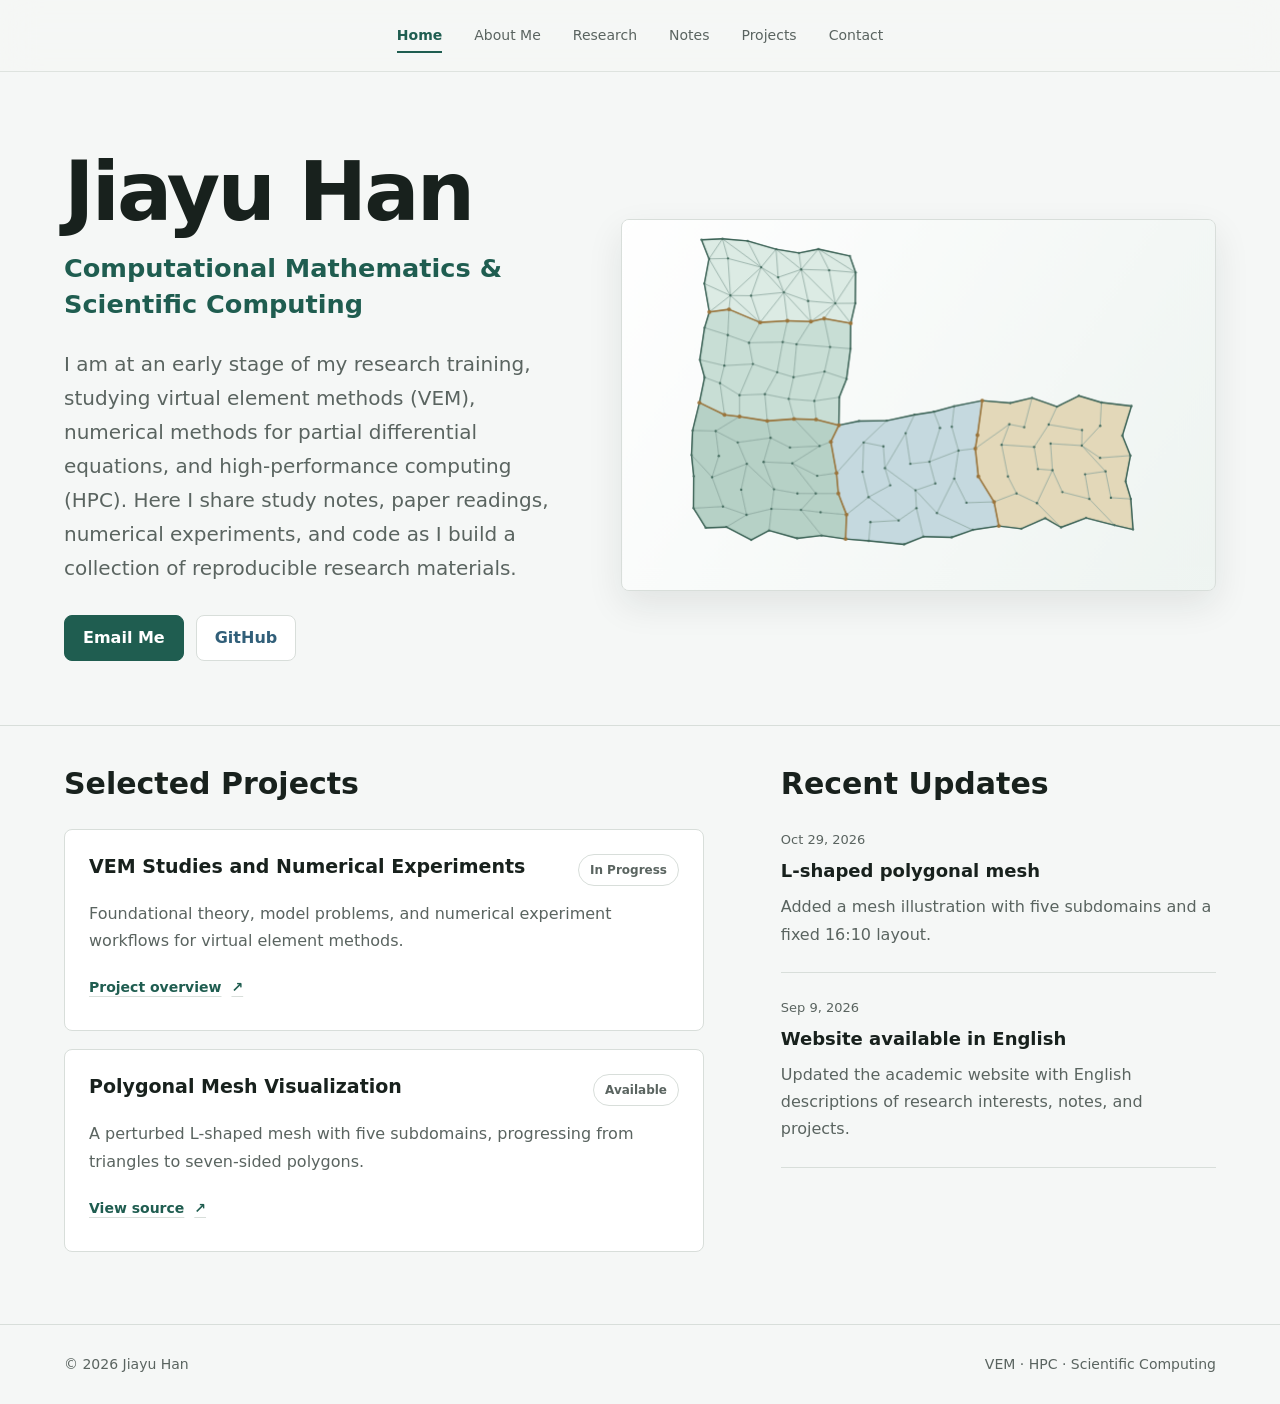
<file: index.html>
<!doctype html>
<html lang="en">
  <head>
    <meta charset="UTF-8" />
    <meta name="viewport" content="width=device-width, initial-scale=1.0" />
    <meta
      name="description"
      content="Jiayu Han's academic website: study notes, research training, and code in virtual element methods, high-performance computing, and scientific computing."
    />
    <title>Jiayu Han | Computational Mathematics and Scientific Computing</title>
    <link rel="stylesheet" href="styles.css" />
  </head>
  <body>
    <header class="site-header">
      <nav class="nav" aria-label="Main navigation">
        <a href="index.html" aria-current="page">Home</a>
        <a href="about.html">About Me</a>
        <a href="research.html">Research</a>
        <a href="notes.html">Notes</a>
        <a href="projects.html">Projects</a>
        <a href="contact.html">Contact</a>
      </nav>
    </header>

    <main>
      <section class="hero" aria-labelledby="hero-title">
        <div class="hero-copy">
          <h1 id="hero-title">Jiayu Han</h1>
          <p class="hero-subtitle">Computational Mathematics &amp; Scientific Computing</p>
          <p class="hero-text">
            I am at an early stage of my research training, studying virtual element methods (VEM), numerical methods for partial differential equations, and high-performance computing (HPC).
            Here I share study notes, paper readings, numerical experiments, and code as I build a collection of reproducible research materials.
          </p>
          <div class="hero-actions" aria-label="Primary links">
            <a class="button primary" href="mailto:hjymath271@gmail.com">Email Me</a>
            <a class="button secondary" href="https://github.com/Jiayu-Han271" target="_blank" rel="noreferrer">
              GitHub
            </a>
          </div>
        </div>

        <div class="visual-panel">
          <canvas
            id="meshCanvas"
            width="760"
            height="475"
            role="img"
            aria-label="Perturbed L-shaped VEM mesh with five parallel subdomains, progressing from triangles at the upper left to seven-sided polygons at the lower right"
          >
            An L-shaped mesh with local and sinusoidal perturbations. Five parallel subdomains progress from three-sided cells at the upper left, through the lower left, to seven-sided cells at the lower right.
          </canvas>
          <noscript>
            <p class="canvas-fallback">
              An L-shaped mesh with local and sinusoidal perturbations. Five parallel subdomains progress from three-sided cells at the upper left, through the lower left, to seven-sided cells at the lower right. Enable JavaScript to view the drawing.
            </p>
          </noscript>
        </div>
      </section>

      <div class="home-overview">
        <section class="home-projects" aria-labelledby="featured-title">
          <h2 id="featured-title">Selected Projects</h2>
          <div class="featured-list">
            <article class="featured-project">
              <div class="project-heading">
                <h3><a href="projects.html#vem-studies">VEM Studies and Numerical Experiments</a></h3>
                <span class="status">In Progress</span>
              </div>
              <p>Foundational theory, model problems, and numerical experiment workflows for virtual element methods.</p>
              <a class="text-link" href="projects.html#vem-studies">Project overview <span aria-hidden="true">↗</span></a>
            </article>
            <article class="featured-project">
              <div class="project-heading">
                <h3><a href="https://github.com/Jiayu-Han271/Jiayu-Han271.github.io/blob/main/script.js">Polygonal Mesh Visualization</a></h3>
                <span class="status">Available</span>
              </div>
              <p>A perturbed L-shaped mesh with five subdomains, progressing from triangles to seven-sided polygons.</p>
              <a class="text-link" href="https://github.com/Jiayu-Han271/Jiayu-Han271.github.io/blob/main/script.js">View source <span aria-hidden="true">↗</span></a>
            </article>
          </div>
        </section>

        <section class="home-updates" aria-labelledby="updates-title">
          <h2 id="updates-title">Recent Updates</h2>
          <ol class="updates-list">
            <li>
              <time datetime="2026-10-29">Oct 29, 2026</time>
              <h3>L-shaped polygonal mesh</h3>
              <p>Added a mesh illustration with five subdomains and a fixed 16:10 layout.</p>
            </li>
            <li>
              <time datetime="2026-09-09">Sep 9, 2026</time>
              <h3>Website available in English</h3>
              <p>Updated the academic website with English descriptions of research interests, notes, and projects.</p>
            </li>
          </ol>
        </section>
      </div>
    </main>

    <footer class="site-footer">
      <span>© 2026 Jiayu Han</span>
      <span>VEM · HPC · Scientific Computing</span>
    </footer>

    <script src="script.js"></script>
  </body>
</html>
</file>
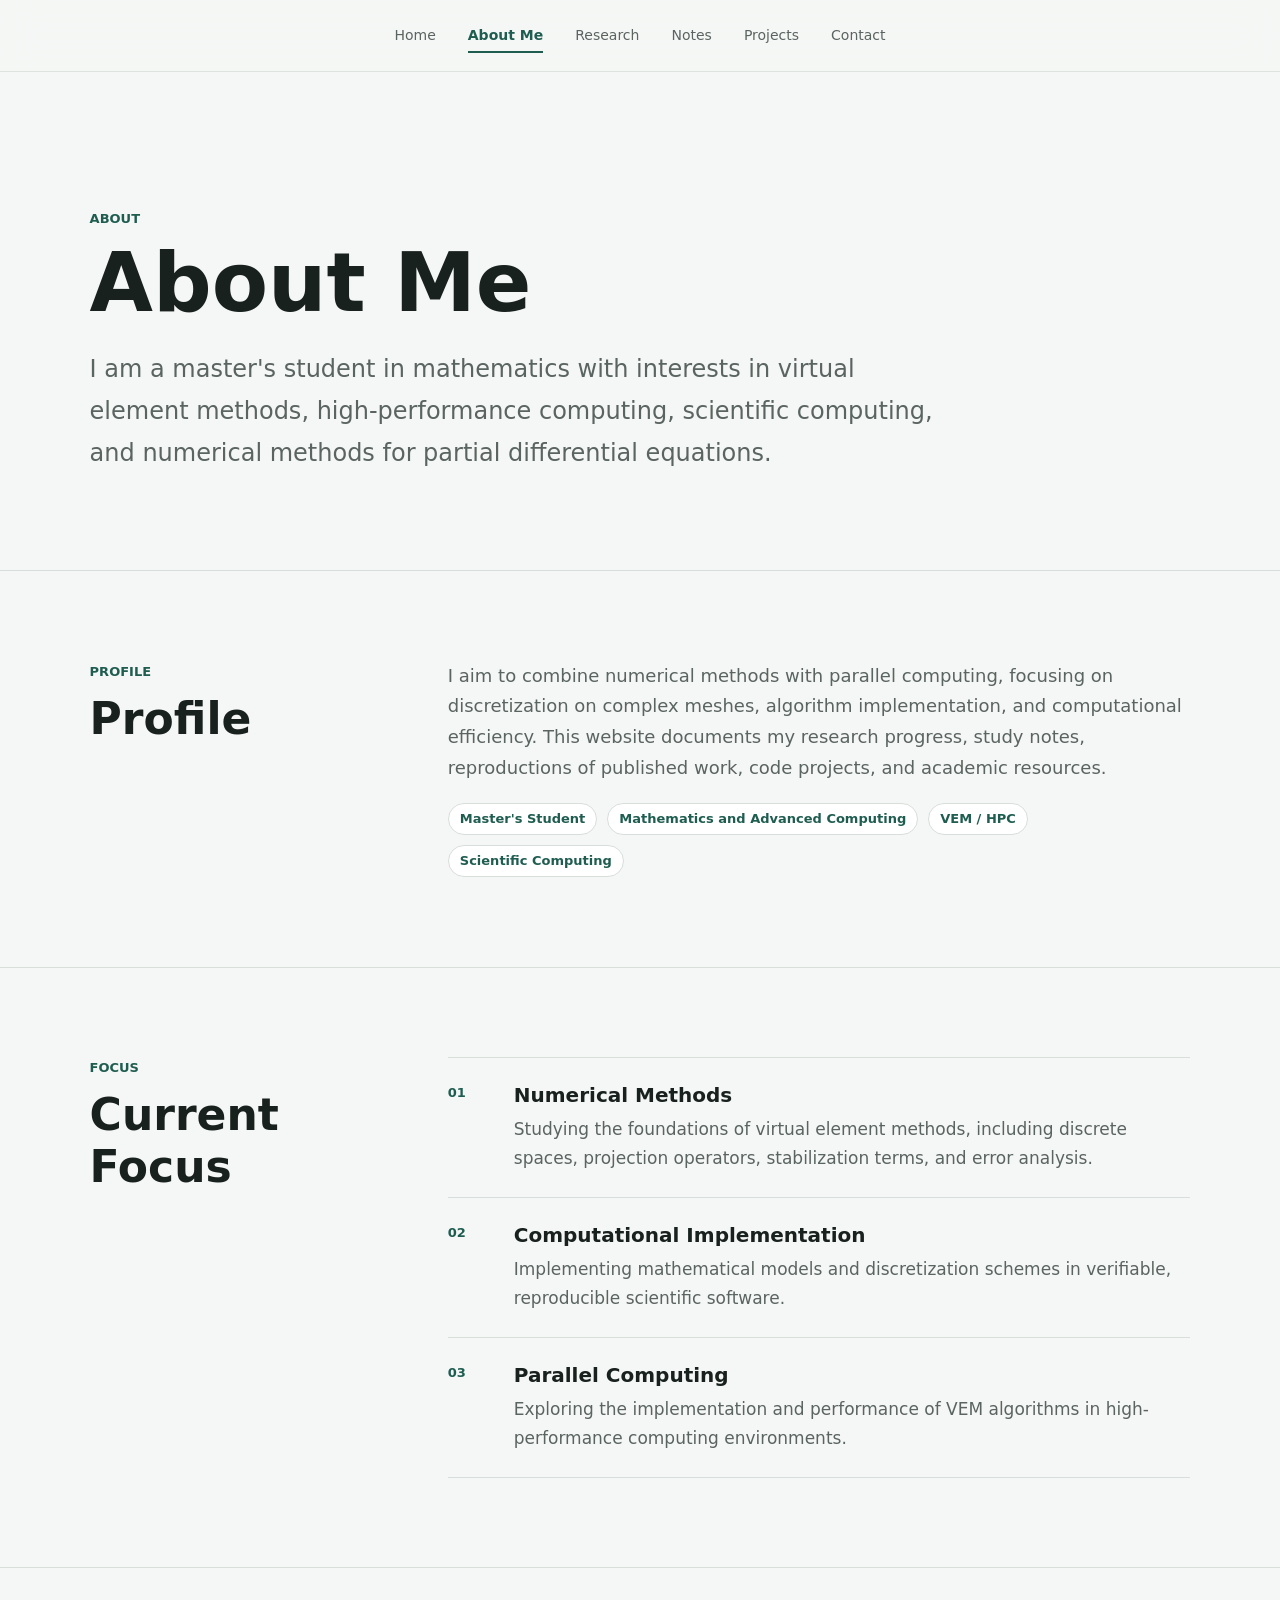
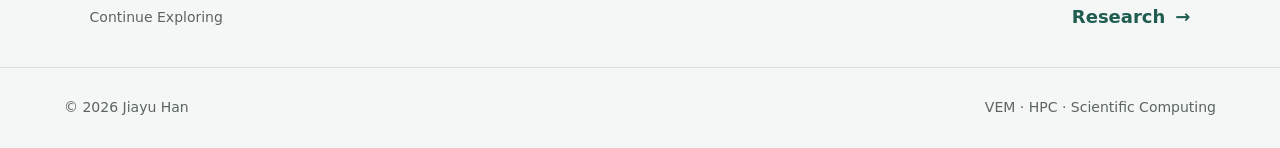
<file: about.html>
<!doctype html>
<html lang="en">
  <head>
    <meta charset="UTF-8" />
    <meta name="viewport" content="width=device-width, initial-scale=1.0" />
    <meta name="description" content="About Jiayu Han: mathematics, virtual element methods, and high-performance computing." />
    <title>About Me | Jiayu Han</title>
    <link rel="stylesheet" href="styles.css" />
  </head>
  <body>
    <header class="site-header">
      <nav class="nav" aria-label="Main navigation">
        <a href="index.html">Home</a>
        <a href="about.html" aria-current="page">About Me</a>
        <a href="research.html">Research</a>
        <a href="notes.html">Notes</a>
        <a href="projects.html">Projects</a>
        <a href="contact.html">Contact</a>
      </nav>
    </header>

    <main class="page-main">
      <section class="page-hero">
        <p class="eyebrow">About</p>
        <h1>About Me</h1>
        <p class="page-lead">
          I am a master's student in mathematics with interests in virtual element methods, high-performance computing, scientific computing, and numerical methods for partial differential equations.
        </p>
      </section>

      <section class="page-section split-layout">
        <div>
          <p class="section-label">Profile</p>
          <h2>Profile</h2>
        </div>
        <div class="prose">
          <p>
            I aim to combine numerical methods with parallel computing, focusing on discretization on complex meshes, algorithm implementation, and computational efficiency.
            This website documents my research progress, study notes, reproductions of published work, code projects, and academic resources.
          </p>
          <div class="profile-facts" aria-label="Profile details">
            <span>Master's Student</span>
            <span>Mathematics and Advanced Computing</span>
            <span>VEM / HPC</span>
            <span>Scientific Computing</span>
          </div>
        </div>
      </section>

      <section class="page-section split-layout">
        <div>
          <p class="section-label">Focus</p>
          <h2>Current Focus</h2>
        </div>
        <div class="detail-list">
          <article>
            <span>01</span>
            <div>
              <h3>Numerical Methods</h3>
              <p>Studying the foundations of virtual element methods, including discrete spaces, projection operators, stabilization terms, and error analysis.</p>
            </div>
          </article>
          <article>
            <span>02</span>
            <div>
              <h3>Computational Implementation</h3>
              <p>Implementing mathematical models and discretization schemes in verifiable, reproducible scientific software.</p>
            </div>
          </article>
          <article>
            <span>03</span>
            <div>
              <h3>Parallel Computing</h3>
              <p>Exploring the implementation and performance of VEM algorithms in high-performance computing environments.</p>
            </div>
          </article>
        </div>
      </section>

      <nav class="page-next" aria-label="Next page">
        <span>Continue Exploring</span>
        <a href="research.html">Research</a>
      </nav>
    </main>

    <footer class="site-footer">
      <span>© 2026 Jiayu Han</span>
      <span>VEM · HPC · Scientific Computing</span>
    </footer>
  </body>
</html>
</file>
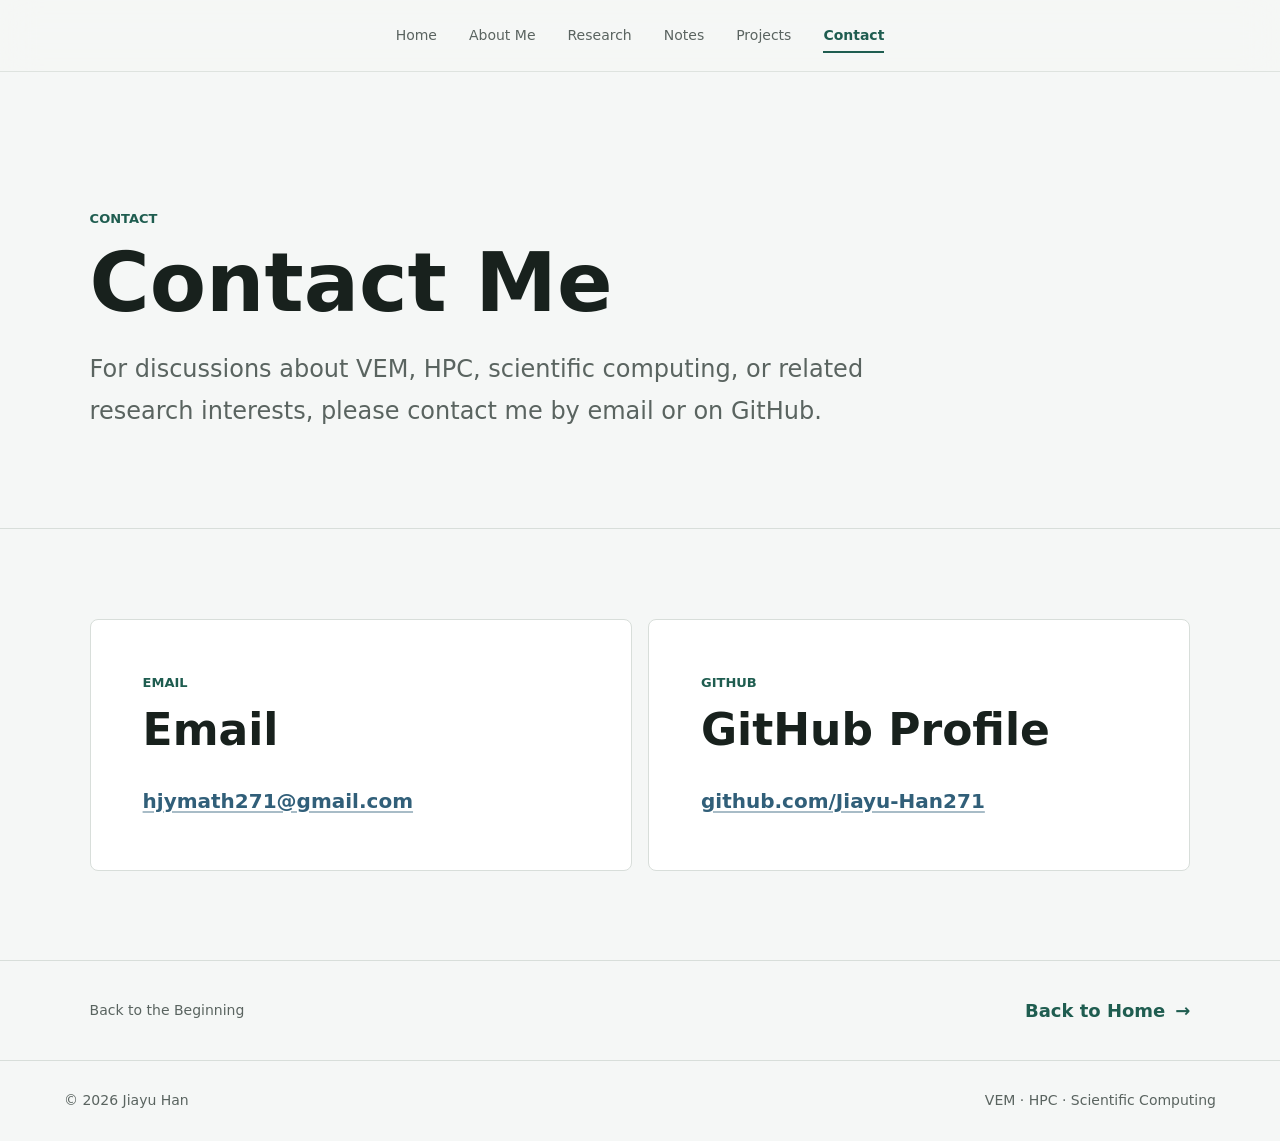
<file: contact.html>
<!doctype html>
<html lang="en">
  <head>
    <meta charset="UTF-8" />
    <meta name="viewport" content="width=device-width, initial-scale=1.0" />
    <meta name="description" content="Contact Jiayu Han." />
    <title>Contact | Jiayu Han</title>
    <link rel="stylesheet" href="styles.css" />
  </head>
  <body>
    <header class="site-header">
      <nav class="nav" aria-label="Main navigation">
        <a href="index.html">Home</a>
        <a href="about.html">About Me</a>
        <a href="research.html">Research</a>
        <a href="notes.html">Notes</a>
        <a href="projects.html">Projects</a>
        <a href="contact.html" aria-current="page">Contact</a>
      </nav>
    </header>

    <main class="page-main">
      <section class="page-hero">
        <p class="eyebrow">Contact</p>
        <h1>Contact Me</h1>
        <p class="page-lead">
          For discussions about VEM, HPC, scientific computing, or related research interests, please contact me by email or on GitHub.
        </p>
      </section>

      <section class="page-section contact-page">
        <div class="contact-method">
          <p class="section-label">Email</p>
          <h2>Email</h2>
          <a href="mailto:hjymath271@gmail.com">hjymath271@gmail.com</a>
        </div>
        <div class="contact-method">
          <p class="section-label">GitHub</p>
          <h2>GitHub Profile</h2>
          <a href="https://github.com/Jiayu-Han271" target="_blank" rel="noreferrer">
            github.com/Jiayu-Han271
          </a>
        </div>
      </section>

      <nav class="page-next" aria-label="Back to Home">
        <span>Back to the Beginning</span>
        <a href="index.html">Back to Home</a>
      </nav>
    </main>

    <footer class="site-footer">
      <span>© 2026 Jiayu Han</span>
      <span>VEM · HPC · Scientific Computing</span>
    </footer>
  </body>
</html>
</file>
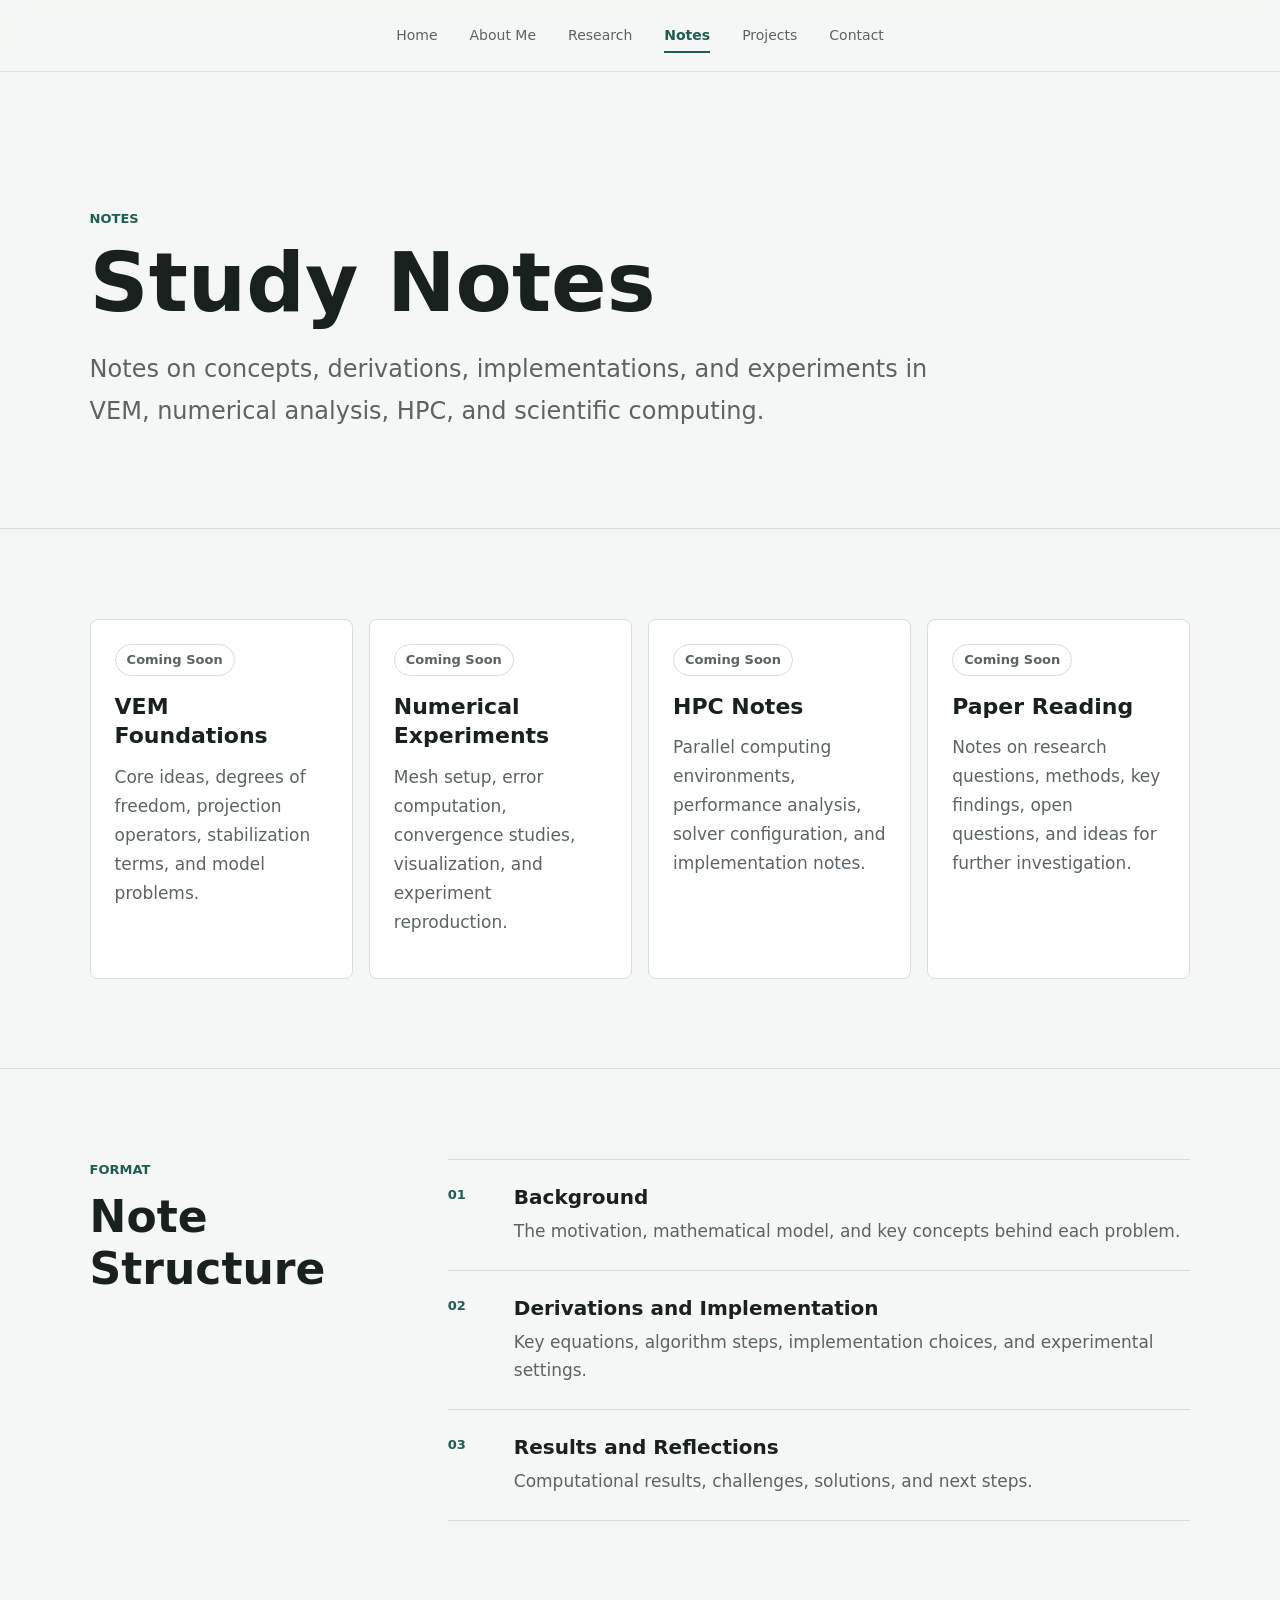
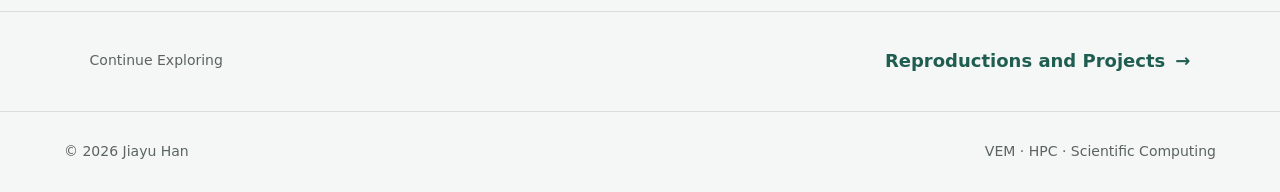
<file: notes.html>
<!doctype html>
<html lang="en">
  <head>
    <meta charset="UTF-8" />
    <meta name="viewport" content="width=device-width, initial-scale=1.0" />
    <meta name="description" content="Jiayu Han's study notes on virtual element methods, high-performance computing, and scientific computing." />
    <title>Study Notes | Jiayu Han</title>
    <link rel="stylesheet" href="styles.css" />
  </head>
  <body>
    <header class="site-header">
      <nav class="nav" aria-label="Main navigation">
        <a href="index.html">Home</a>
        <a href="about.html">About Me</a>
        <a href="research.html">Research</a>
        <a href="notes.html" aria-current="page">Notes</a>
        <a href="projects.html">Projects</a>
        <a href="contact.html">Contact</a>
      </nav>
    </header>

    <main class="page-main">
      <section class="page-hero">
        <p class="eyebrow">Notes</p>
        <h1>Study Notes</h1>
        <p class="page-lead">
          Notes on concepts, derivations, implementations, and experiments in VEM, numerical analysis, HPC, and scientific computing.
        </p>
      </section>

      <section class="page-section">
        <div class="notes-grid">
          <article>
            <span class="status">Coming Soon</span>
            <h2>VEM Foundations</h2>
            <p>Core ideas, degrees of freedom, projection operators, stabilization terms, and model problems.</p>
          </article>
          <article>
            <span class="status">Coming Soon</span>
            <h2>Numerical Experiments</h2>
            <p>Mesh setup, error computation, convergence studies, visualization, and experiment reproduction.</p>
          </article>
          <article>
            <span class="status">Coming Soon</span>
            <h2>HPC Notes</h2>
            <p>Parallel computing environments, performance analysis, solver configuration, and implementation notes.</p>
          </article>
          <article>
            <span class="status">Coming Soon</span>
            <h2>Paper Reading</h2>
            <p>Notes on research questions, methods, key findings, open questions, and ideas for further investigation.</p>
          </article>
        </div>
      </section>

      <section class="page-section split-layout">
        <div>
          <p class="section-label">Format</p>
          <h2>Note Structure</h2>
        </div>
        <div class="detail-list">
          <article>
            <span>01</span>
            <div><h3>Background</h3><p>The motivation, mathematical model, and key concepts behind each problem.</p></div>
          </article>
          <article>
            <span>02</span>
            <div><h3>Derivations and Implementation</h3><p>Key equations, algorithm steps, implementation choices, and experimental settings.</p></div>
          </article>
          <article>
            <span>03</span>
            <div><h3>Results and Reflections</h3><p>Computational results, challenges, solutions, and next steps.</p></div>
          </article>
        </div>
      </section>

      <nav class="page-next" aria-label="Next page">
        <span>Continue Exploring</span>
        <a href="projects.html">Reproductions and Projects</a>
      </nav>
    </main>

    <footer class="site-footer">
      <span>© 2026 Jiayu Han</span>
      <span>VEM · HPC · Scientific Computing</span>
    </footer>
  </body>
</html>
</file>
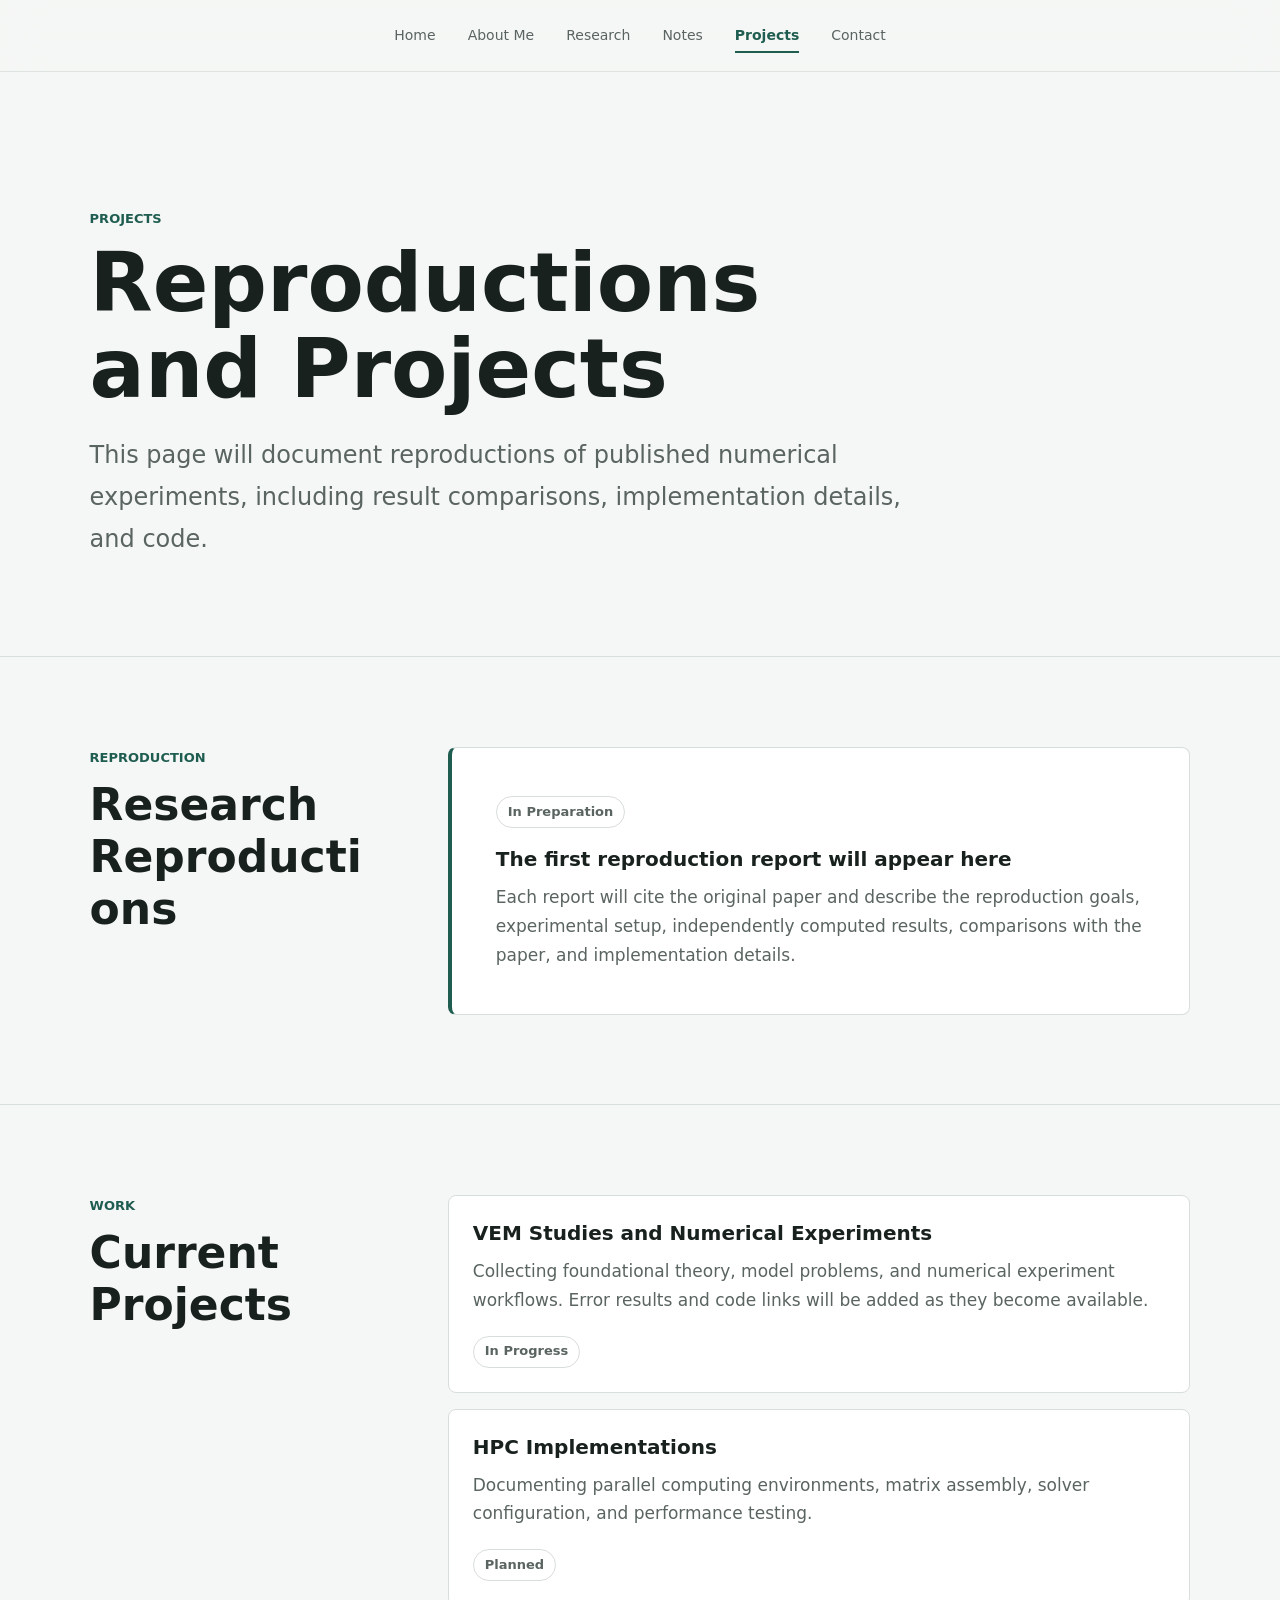
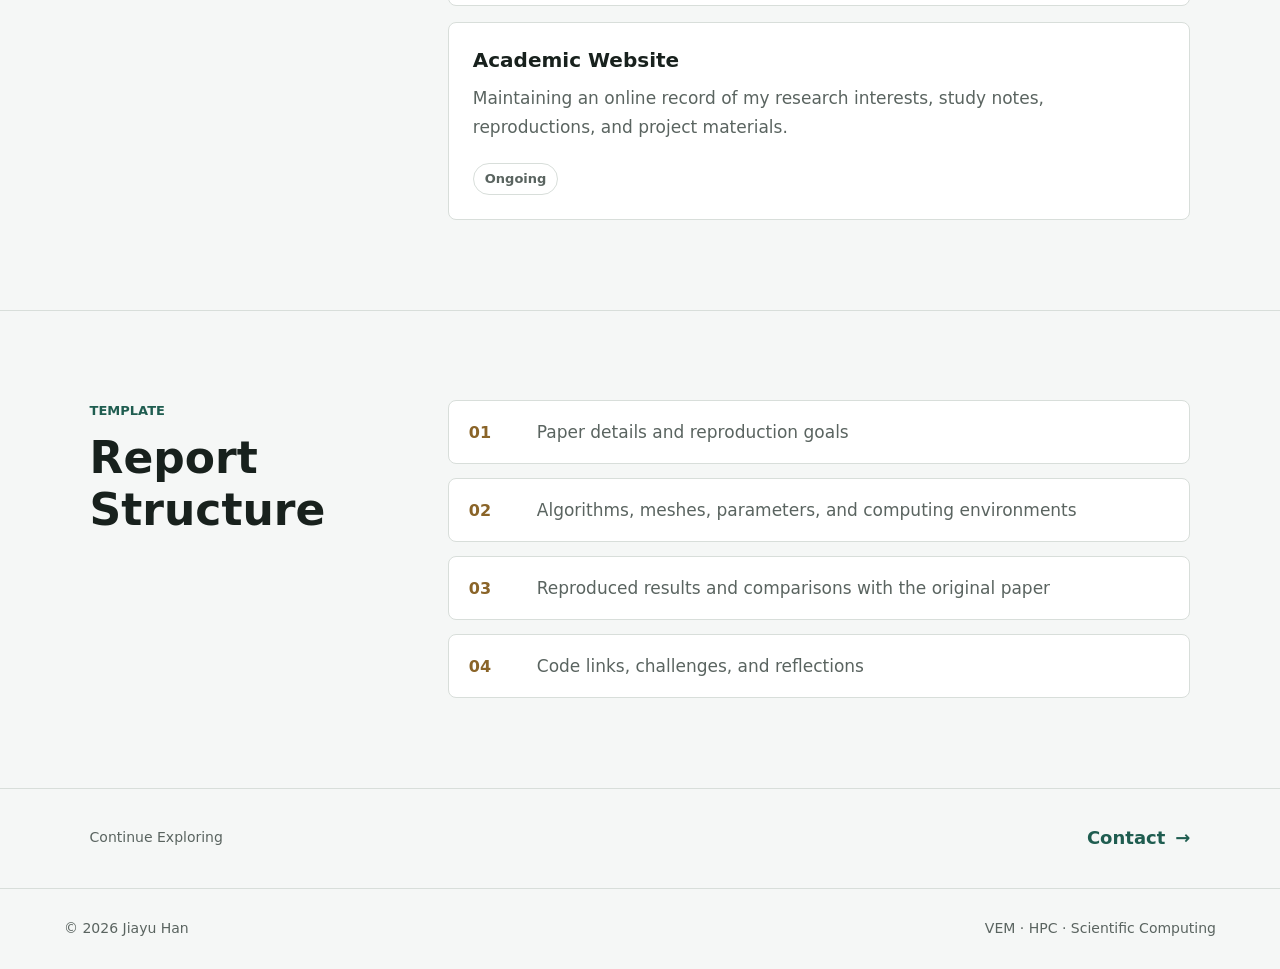
<file: projects.html>
<!doctype html>
<html lang="en">
  <head>
    <meta charset="UTF-8" />
    <meta name="viewport" content="width=device-width, initial-scale=1.0" />
    <meta name="description" content="Jiayu Han's research reproductions, numerical experiments, and projects." />
    <title>Reproductions and Projects | Jiayu Han</title>
    <link rel="stylesheet" href="styles.css" />
  </head>
  <body>
    <header class="site-header">
      <nav class="nav" aria-label="Main navigation">
        <a href="index.html">Home</a>
        <a href="about.html">About Me</a>
        <a href="research.html">Research</a>
        <a href="notes.html">Notes</a>
        <a href="projects.html" aria-current="page">Projects</a>
        <a href="contact.html">Contact</a>
      </nav>
    </header>

    <main class="page-main">
      <section class="page-hero">
        <p class="eyebrow">Projects</p>
        <h1>Reproductions and Projects</h1>
        <p class="page-lead">
          This page will document reproductions of published numerical experiments, including result comparisons, implementation details, and code.
        </p>
      </section>

      <section class="page-section split-layout">
        <div>
          <p class="section-label">Reproduction</p>
          <h2>Research Reproductions</h2>
        </div>
        <div class="empty-state">
          <span class="status">In Preparation</span>
          <h3>The first reproduction report will appear here</h3>
          <p>
            Each report will cite the original paper and describe the reproduction goals, experimental setup, independently computed results, comparisons with the paper, and implementation details.
          </p>
        </div>
      </section>

      <section class="page-section split-layout">
        <div>
          <p class="section-label">Work</p>
          <h2>Current Projects</h2>
        </div>
        <div class="work-list">
          <article id="vem-studies">
            <h3>VEM Studies and Numerical Experiments</h3>
            <p>Collecting foundational theory, model problems, and numerical experiment workflows. Error results and code links will be added as they become available.</p>
            <span class="status">In Progress</span>
          </article>
          <article>
            <h3>HPC Implementations</h3>
            <p>Documenting parallel computing environments, matrix assembly, solver configuration, and performance testing.</p>
            <span class="status">Planned</span>
          </article>
          <article>
            <h3>Academic Website</h3>
            <p>Maintaining an online record of my research interests, study notes, reproductions, and project materials.</p>
            <span class="status">Ongoing</span>
          </article>
        </div>
      </section>

      <section class="page-section split-layout">
        <div>
          <p class="section-label">Template</p>
          <h2>Report Structure</h2>
        </div>
        <div class="timeline">
          <div><span>01</span><p>Paper details and reproduction goals</p></div>
          <div><span>02</span><p>Algorithms, meshes, parameters, and computing environments</p></div>
          <div><span>03</span><p>Reproduced results and comparisons with the original paper</p></div>
          <div><span>04</span><p>Code links, challenges, and reflections</p></div>
        </div>
      </section>

      <nav class="page-next" aria-label="Next page">
        <span>Continue Exploring</span>
        <a href="contact.html">Contact</a>
      </nav>
    </main>

    <footer class="site-footer">
      <span>© 2026 Jiayu Han</span>
      <span>VEM · HPC · Scientific Computing</span>
    </footer>
  </body>
</html>
</file>
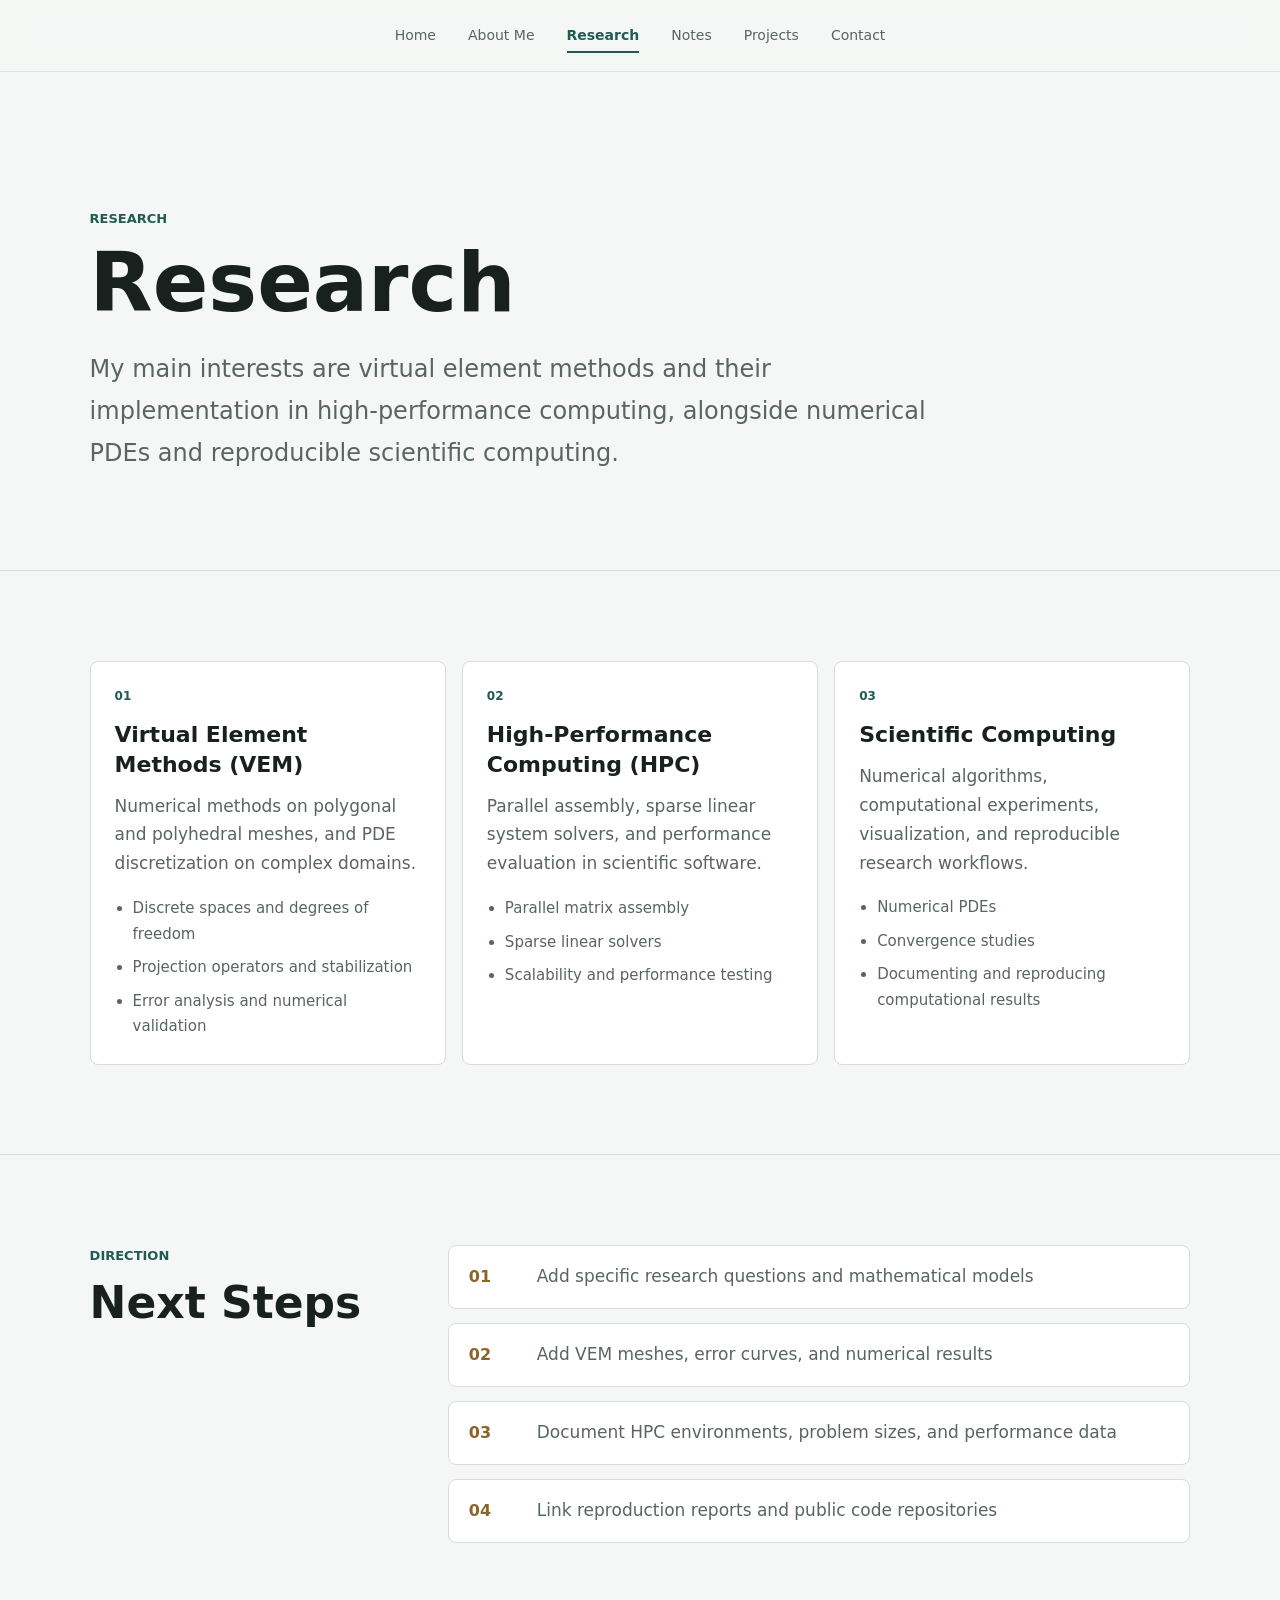
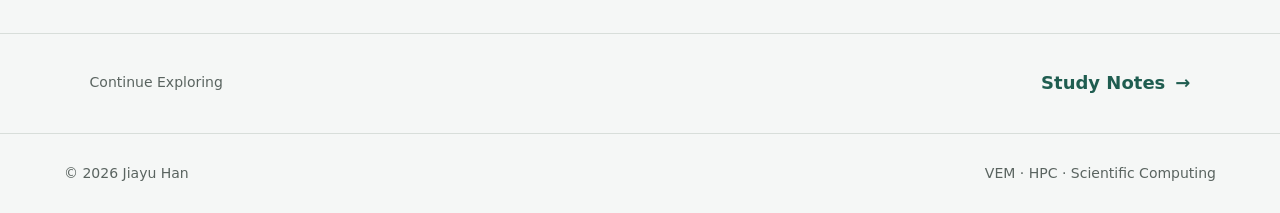
<file: research.html>
<!doctype html>
<html lang="en">
  <head>
    <meta charset="UTF-8" />
    <meta name="viewport" content="width=device-width, initial-scale=1.0" />
    <meta name="description" content="Jiayu Han's research interests: virtual element methods, high-performance computing, and scientific computing." />
    <title>Research | Jiayu Han</title>
    <link rel="stylesheet" href="styles.css" />
  </head>
  <body>
    <header class="site-header">
      <nav class="nav" aria-label="Main navigation">
        <a href="index.html">Home</a>
        <a href="about.html">About Me</a>
        <a href="research.html" aria-current="page">Research</a>
        <a href="notes.html">Notes</a>
        <a href="projects.html">Projects</a>
        <a href="contact.html">Contact</a>
      </nav>
    </header>

    <main class="page-main">
      <section class="page-hero">
        <p class="eyebrow">Research</p>
        <h1>Research</h1>
        <p class="page-lead">
          My main interests are virtual element methods and their implementation in high-performance computing, alongside numerical PDEs and reproducible scientific computing.
        </p>
      </section>

      <section class="page-section">
        <div class="research-grid">
          <article class="research-item">
            <h2>Virtual Element Methods (VEM)</h2>
            <p>Numerical methods on polygonal and polyhedral meshes, and PDE discretization on complex domains.</p>
            <ul>
              <li>Discrete spaces and degrees of freedom</li>
              <li>Projection operators and stabilization</li>
              <li>Error analysis and numerical validation</li>
            </ul>
          </article>
          <article class="research-item">
            <h2>High-Performance Computing (HPC)</h2>
            <p>Parallel assembly, sparse linear system solvers, and performance evaluation in scientific software.</p>
            <ul>
              <li>Parallel matrix assembly</li>
              <li>Sparse linear solvers</li>
              <li>Scalability and performance testing</li>
            </ul>
          </article>
          <article class="research-item">
            <h2>Scientific Computing</h2>
            <p>Numerical algorithms, computational experiments, visualization, and reproducible research workflows.</p>
            <ul>
              <li>Numerical PDEs</li>
              <li>Convergence studies</li>
              <li>Documenting and reproducing computational results</li>
            </ul>
          </article>
        </div>
      </section>

      <section class="page-section split-layout">
        <div>
          <p class="section-label">Direction</p>
          <h2>Next Steps</h2>
        </div>
        <div class="timeline">
          <div><span>01</span><p>Add specific research questions and mathematical models</p></div>
          <div><span>02</span><p>Add VEM meshes, error curves, and numerical results</p></div>
          <div><span>03</span><p>Document HPC environments, problem sizes, and performance data</p></div>
          <div><span>04</span><p>Link reproduction reports and public code repositories</p></div>
        </div>
      </section>

      <nav class="page-next" aria-label="Next page">
        <span>Continue Exploring</span>
        <a href="notes.html">Study Notes</a>
      </nav>
    </main>

    <footer class="site-footer">
      <span>© 2026 Jiayu Han</span>
      <span>VEM · HPC · Scientific Computing</span>
    </footer>
  </body>
</html>
</file>
<file: styles.css>
:root {
  color-scheme: light;
  --bg: #f5f7f6;
  --paper: #ffffff;
  --ink: #18211d;
  --muted: #5a6460;
  --line: #d8deda;
  --green: #1f5d50;
  --green-dark: #17463d;
  --blue: #315f79;
  --gold: #8a6428;
  --soft-green: #e8f0ed;
  --shadow: 0 14px 36px rgba(20, 34, 29, 0.09);
}

* {
  box-sizing: border-box;
}

html {
  scroll-behavior: smooth;
  scroll-padding-top: 92px;
}

body {
  margin: 0;
  min-height: 100vh;
  background: var(--bg);
  color: var(--ink);
  font-family:
    Inter, ui-sans-serif, system-ui, -apple-system, BlinkMacSystemFont, "Segoe UI",
    "PingFang SC", "Hiragino Sans GB", "Microsoft YaHei", sans-serif;
  line-height: 1.7;
}

a {
  color: inherit;
  text-decoration: none;
}

a:focus-visible,
button:focus-visible {
  outline: 3px solid rgba(49, 95, 121, 0.5);
  outline-offset: 4px;
  border-radius: 6px;
}

.site-header {
  position: sticky;
  top: 0;
  z-index: 10;
  display: flex;
  align-items: center;
  justify-content: center;
  min-height: 72px;
  padding: 0 clamp(20px, 5vw, 72px);
  border-bottom: 1px solid rgba(216, 222, 218, 0.82);
  background: rgba(245, 247, 246, 0.9);
  backdrop-filter: blur(18px);
}

.nav {
  display: flex;
  align-items: center;
  gap: clamp(14px, 3vw, 32px);
  color: var(--muted);
  font-size: 14px;
  white-space: nowrap;
}

.nav a {
  position: relative;
  padding: 8px 0;
}

.nav a:hover {
  color: var(--green);
}

.nav a[aria-current="page"] {
  color: var(--green);
  font-weight: 760;
}

.nav a[aria-current="page"]::after {
  position: absolute;
  right: 0;
  bottom: 2px;
  left: 0;
  height: 2px;
  background: var(--green);
  content: "";
}

main {
  overflow: hidden;
}

.hero {
  display: grid;
  grid-template-columns: minmax(0, 0.9fr) minmax(340px, 1.1fr);
  align-items: center;
  gap: clamp(34px, 5.5vw, 82px);
  max-width: 1440px;
  margin: 0 auto;
  padding: clamp(48px, 6vw, 80px) clamp(20px, 5vw, 72px) 64px;
}

.hero-copy {
  max-width: 710px;
}

.eyebrow,
.section-label {
  margin: 0 0 10px;
  color: var(--green);
  font-size: 13px;
  font-weight: 760;
  letter-spacing: 0;
  text-transform: uppercase;
}

h1,
h2,
h3,
p {
  margin-top: 0;
  overflow-wrap: anywhere;
}

h1 {
  max-width: 680px;
  margin-bottom: 24px;
  font-size: clamp(42px, 7vw, 82px);
  line-height: 1.05;
  letter-spacing: 0;
}

h2 {
  margin-bottom: 0;
  font-size: clamp(28px, 4vw, 44px);
  line-height: 1.18;
  letter-spacing: 0;
}

h3 {
  margin-bottom: 10px;
  font-size: 20px;
  line-height: 1.35;
}

.hero-text {
  max-width: 650px;
  margin-bottom: 30px;
  color: var(--muted);
  font-size: clamp(17px, 2vw, 20px);
}

.hero-actions {
  display: flex;
  flex-wrap: wrap;
  gap: 12px;
}

.hero-copy h1 {
  margin-bottom: 16px;
  letter-spacing: -0.035em;
}

.hero-subtitle {
  margin-bottom: 24px;
  color: var(--green);
  font-size: clamp(20px, 2vw, 26px);
  font-weight: 550;
  line-height: 1.4;
}

.home-overview {
  display: grid;
  grid-template-columns: minmax(0, 1.25fr) minmax(0, 0.85fr);
  gap: clamp(36px, 6vw, 88px);
  max-width: 1440px;
  margin: 0 auto;
  padding: 40px clamp(20px, 5vw, 72px) 72px;
  border-top: 1px solid var(--line);
}

.home-overview h2 {
  margin-bottom: 28px;
  font-size: clamp(24px, 2.5vw, 30px);
}

.featured-list {
  display: grid;
  gap: 18px;
}

.featured-project {
  padding: 24px;
  border: 1px solid var(--line);
  border-radius: 8px;
  background: var(--paper);
}

.project-heading {
  display: flex;
  align-items: flex-start;
  justify-content: space-between;
  flex-wrap: wrap;
  gap: 10px 16px;
  margin-bottom: 14px;
}

.project-heading h3 {
  flex: 1 1 240px;
  margin: 0;
  font-size: 19px;
}

.project-heading .status {
  flex: 0 0 auto;
  margin: 0;
  font-size: 12px;
}

.project-heading a:hover {
  color: var(--green);
  text-decoration: underline;
  text-underline-offset: 3px;
}

.featured-project p,
.updates-list p {
  margin-bottom: 16px;
  color: var(--muted);
  font-size: 16px;
}

.text-link {
  display: inline-flex;
  align-items: center;
  gap: 10px;
  min-height: 36px;
  color: var(--green);
  font-size: 14px;
  font-weight: 650;
  text-decoration: underline;
  text-underline-offset: 4px;
  text-decoration-color: var(--line);
}

.text-link:hover {
  text-decoration-color: currentColor;
}

.updates-list {
  margin: 0;
  padding: 0;
  list-style: none;
}

.updates-list li {
  padding: 0 0 24px;
  border-bottom: 1px solid var(--line);
}

.updates-list li + li {
  padding-top: 24px;
}

.updates-list time {
  display: block;
  margin-bottom: 8px;
  color: var(--muted);
  font-size: 13px;
  font-variant-numeric: tabular-nums;
}

.updates-list h3 {
  font-size: 18px;
}

.updates-list p {
  margin-bottom: 0;
}

.button {
  display: inline-flex;
  align-items: center;
  justify-content: center;
  min-height: 46px;
  padding: 0 18px;
  border: 1px solid var(--line);
  border-radius: 8px;
  font-weight: 720;
}

.button.primary {
  border-color: var(--green);
  background: var(--green);
  color: #fff;
}

.button.primary:hover {
  background: var(--green-dark);
}

.button.secondary {
  background: var(--paper);
  color: var(--blue);
}

.button:hover {
  transform: translateY(-1px);
}

.visual-panel {
  position: relative;
  width: 100%;
  max-width: 640px;
  aspect-ratio: 16 / 10;
  justify-self: center;
  border: 1px solid var(--line);
  border-radius: 8px;
  background:
    linear-gradient(135deg, #ffffff, #edf2f0),
    var(--paper);
  box-shadow: var(--shadow);
  overflow: hidden;
}

#meshCanvas {
  position: absolute;
  inset: 0;
  display: block;
  width: 100%;
  height: 100%;
}

.visual-caption {
  position: absolute;
  right: 18px;
  bottom: 16px;
  left: 18px;
  z-index: 2;
  display: flex;
  flex-wrap: wrap;
  justify-content: space-between;
  gap: 10px;
  color: rgba(23, 32, 28, 0.72);
  font-size: 13px;
  font-weight: 740;
}

.canvas-fallback {
  position: absolute;
  inset: 0;
  z-index: 1;
  display: grid;
  place-items: center;
  margin: 0;
  padding: 32px;
  background: var(--paper);
  color: var(--muted);
  text-align: center;
}

.research-item p,
.work-list p,
.notes-grid p {
  color: var(--muted);
  font-size: 17px;
}

.profile-facts {
  display: flex;
  flex-wrap: wrap;
  gap: 10px;
  margin-top: 20px;
}

.profile-facts span,
.status {
  display: inline-flex;
  align-items: center;
  min-height: 32px;
  padding: 0 11px;
  border: 1px solid var(--line);
  border-radius: 999px;
  background: var(--paper);
  color: var(--green);
  font-size: 13px;
  font-weight: 740;
}

.research-grid {
  display: grid;
  grid-template-columns: repeat(3, minmax(0, 1fr));
  gap: 16px;
  counter-reset: research-item;
}

.research-item,
.work-list article,
.notes-grid article {
  border: 1px solid var(--line);
  border-radius: 8px;
  background: var(--paper);
  padding: 24px;
}

.research-item {
  counter-increment: research-item;
}

.research-item::before {
  display: block;
  margin-bottom: 14px;
  color: var(--green);
  content: "0" counter(research-item);
  font-size: 12px;
  font-weight: 780;
}

.research-item ul {
  display: grid;
  gap: 8px;
  margin: 18px 0 0;
  padding-left: 18px;
  color: var(--muted);
  font-size: 15px;
}

.work-list {
  display: grid;
  gap: 16px;
  max-width: 850px;
}

.work-list article {
  position: relative;
}

.status {
  margin-top: 4px;
  color: var(--muted);
}

.notes-grid {
  display: grid;
  grid-template-columns: repeat(4, minmax(0, 1fr));
  gap: 16px;
}

.timeline {
  display: grid;
  gap: 14px;
  max-width: 900px;
}

.timeline div {
  display: grid;
  grid-template-columns: 52px minmax(0, 1fr);
  gap: 16px;
  align-items: center;
  min-height: 64px;
  padding: 16px 20px;
  border: 1px solid var(--line);
  border-radius: 8px;
  background: var(--paper);
}

.timeline span {
  color: var(--gold);
  font-weight: 780;
}

.timeline p {
  margin: 0;
  color: var(--muted);
  font-size: 17px;
}

.site-footer {
  display: flex;
  justify-content: space-between;
  gap: 18px;
  padding: 28px clamp(20px, 5vw, 72px);
  border-top: 1px solid var(--line);
  color: var(--muted);
  font-size: 14px;
}

.page-main {
  min-height: calc(100vh - 72px);
}

.page-hero {
  max-width: 1120px;
  padding: clamp(72px, 11vw, 136px) clamp(20px, 7vw, 104px)
    clamp(56px, 8vw, 96px);
}

.page-hero h1 {
  margin-bottom: 22px;
}

.page-lead {
  max-width: 850px;
  margin-bottom: 0;
  color: var(--muted);
  font-size: clamp(18px, 2.4vw, 24px);
  line-height: 1.75;
}

.page-section {
  padding: clamp(52px, 7vw, 92px) clamp(20px, 7vw, 104px);
  border-top: 1px solid var(--line);
}

.split-layout {
  display: grid;
  grid-template-columns: minmax(220px, 0.38fr) minmax(0, 1fr);
  gap: clamp(24px, 6vw, 76px);
  align-items: start;
}

.prose {
  max-width: 850px;
}

.prose > p {
  color: var(--muted);
  font-size: 18px;
}

.prose a,
.research-item a,
.work-list a,
.notes-grid a,
.detail-list a {
  color: var(--blue);
  text-decoration: underline;
  text-decoration-color: rgba(49, 95, 121, 0.42);
  text-underline-offset: 0.16em;
}

.detail-list {
  display: grid;
  gap: 0;
  max-width: 900px;
  border-top: 1px solid var(--line);
}

.detail-list article {
  display: grid;
  grid-template-columns: 48px minmax(0, 1fr);
  gap: 18px;
  padding: 24px 0;
  border-bottom: 1px solid var(--line);
}

.detail-list article > span {
  color: var(--green);
  font-size: 13px;
  font-weight: 780;
}

.detail-list h3 {
  margin-bottom: 6px;
}

.detail-list p {
  margin-bottom: 0;
  color: var(--muted);
  font-size: 17px;
}

.page-section .research-grid,
.page-section .notes-grid {
  max-width: 1320px;
}

.research-item h2,
.notes-grid h2 {
  margin-bottom: 12px;
  font-size: 22px;
  line-height: 1.35;
}

.notes-grid .status {
  margin: 0 0 16px;
}

.empty-state {
  max-width: 900px;
  padding: clamp(28px, 4vw, 44px);
  border: 1px solid var(--line);
  border-left: 4px solid var(--green);
  border-radius: 8px;
  background: var(--paper);
}

.empty-state h3 {
  margin-top: 18px;
}

.empty-state p {
  max-width: 720px;
  margin-bottom: 0;
  color: var(--muted);
  font-size: 17px;
}

.contact-page {
  display: grid;
  grid-template-columns: repeat(2, minmax(0, 1fr));
  gap: 16px;
}

.contact-method {
  min-height: 230px;
  padding: clamp(28px, 5vw, 52px);
  border: 1px solid var(--line);
  border-radius: 8px;
  background: var(--paper);
}

.contact-method h2 {
  margin-bottom: 28px;
}

.contact-method a {
  color: var(--blue);
  font-size: clamp(16px, 2vw, 20px);
  font-weight: 720;
  overflow-wrap: anywhere;
  text-decoration: underline;
  text-decoration-color: rgba(49, 95, 121, 0.42);
  text-underline-offset: 0.16em;
}

.page-next {
  display: flex;
  align-items: center;
  justify-content: space-between;
  gap: 20px;
  min-height: 100px;
  padding: 24px clamp(20px, 7vw, 104px);
  border-top: 1px solid var(--line);
  color: var(--muted);
  font-size: 14px;
}

.page-next a {
  color: var(--green);
  font-size: 18px;
  font-weight: 760;
}

.page-next a::after {
  margin-left: 10px;
  content: "→";
}

@media (max-width: 880px) {
  .hero,
  .home-overview,
  .split-layout {
    grid-template-columns: 1fr;
  }

  .hero {
    min-height: auto;
    padding-top: 44px;
  }

  .research-grid {
    grid-template-columns: 1fr;
  }

  .notes-grid {
    grid-template-columns: repeat(2, minmax(0, 1fr));
  }

  .contact-page {
    grid-template-columns: 1fr;
  }
}

@media (max-width: 560px) {
  html {
    scroll-padding-top: 124px;
  }

  .site-header {
    padding-top: 8px;
    padding-bottom: 8px;
  }

  .nav {
    display: grid;
    grid-template-columns: repeat(3, minmax(0, 1fr));
    width: 100%;
    max-width: 420px;
    gap: 4px 8px;
    text-align: center;
  }

  .nav a {
    display: flex;
    align-items: center;
    justify-content: center;
    min-height: 44px;
    padding: 6px 8px;
    border-radius: 999px;
  }

  .nav a[aria-current="page"] {
    background: var(--soft-green);
  }

  .nav a[aria-current="page"]::after {
    display: none;
  }

  h1 {
    font-size: 40px;
  }

  .button {
    width: 100%;
  }

  .notes-grid {
    grid-template-columns: 1fr;
  }

  .site-footer {
    flex-direction: column;
  }

  .page-next {
    align-items: flex-start;
    flex-direction: column;
  }
}

@media (prefers-reduced-motion: reduce) {
  html {
    scroll-behavior: auto;
  }

  *,
  *::before,
  *::after {
    animation-duration: 0.01ms !important;
    animation-iteration-count: 1 !important;
    transition-duration: 0.01ms !important;
  }
}
</file>
